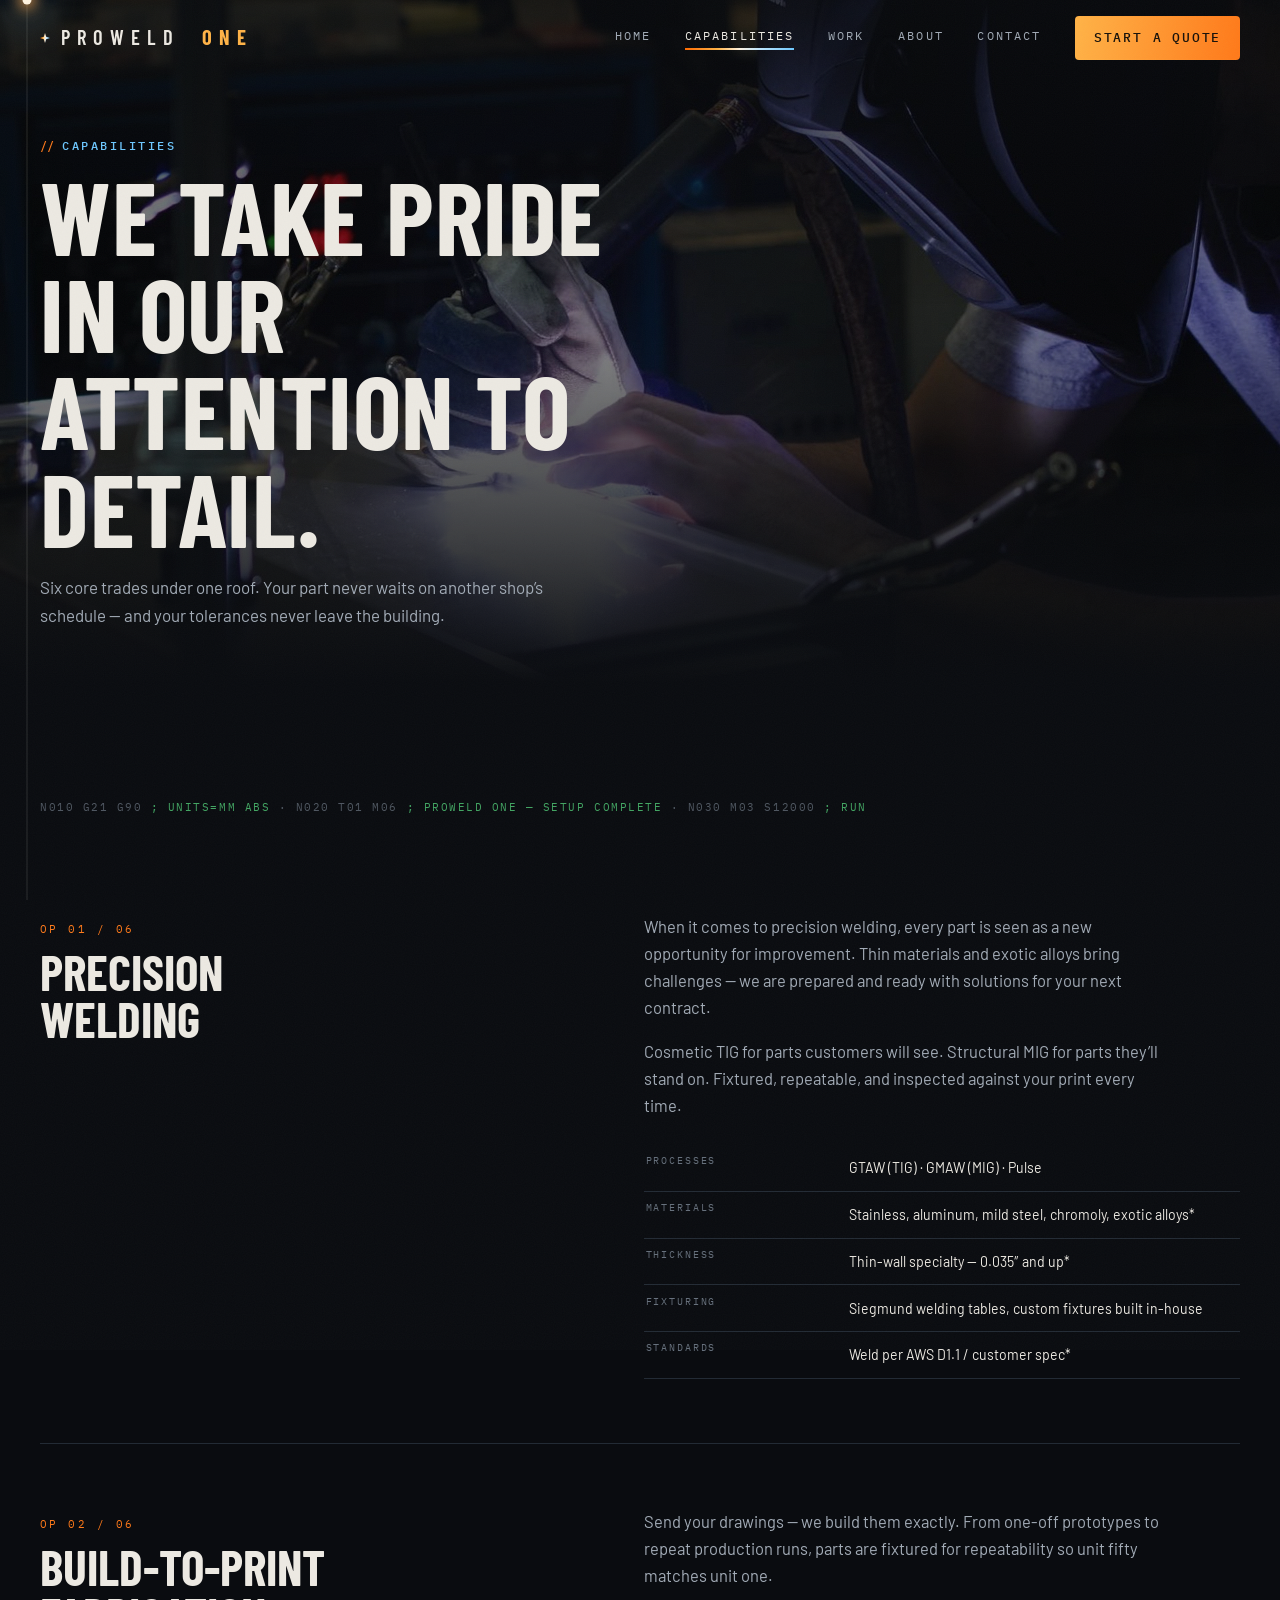
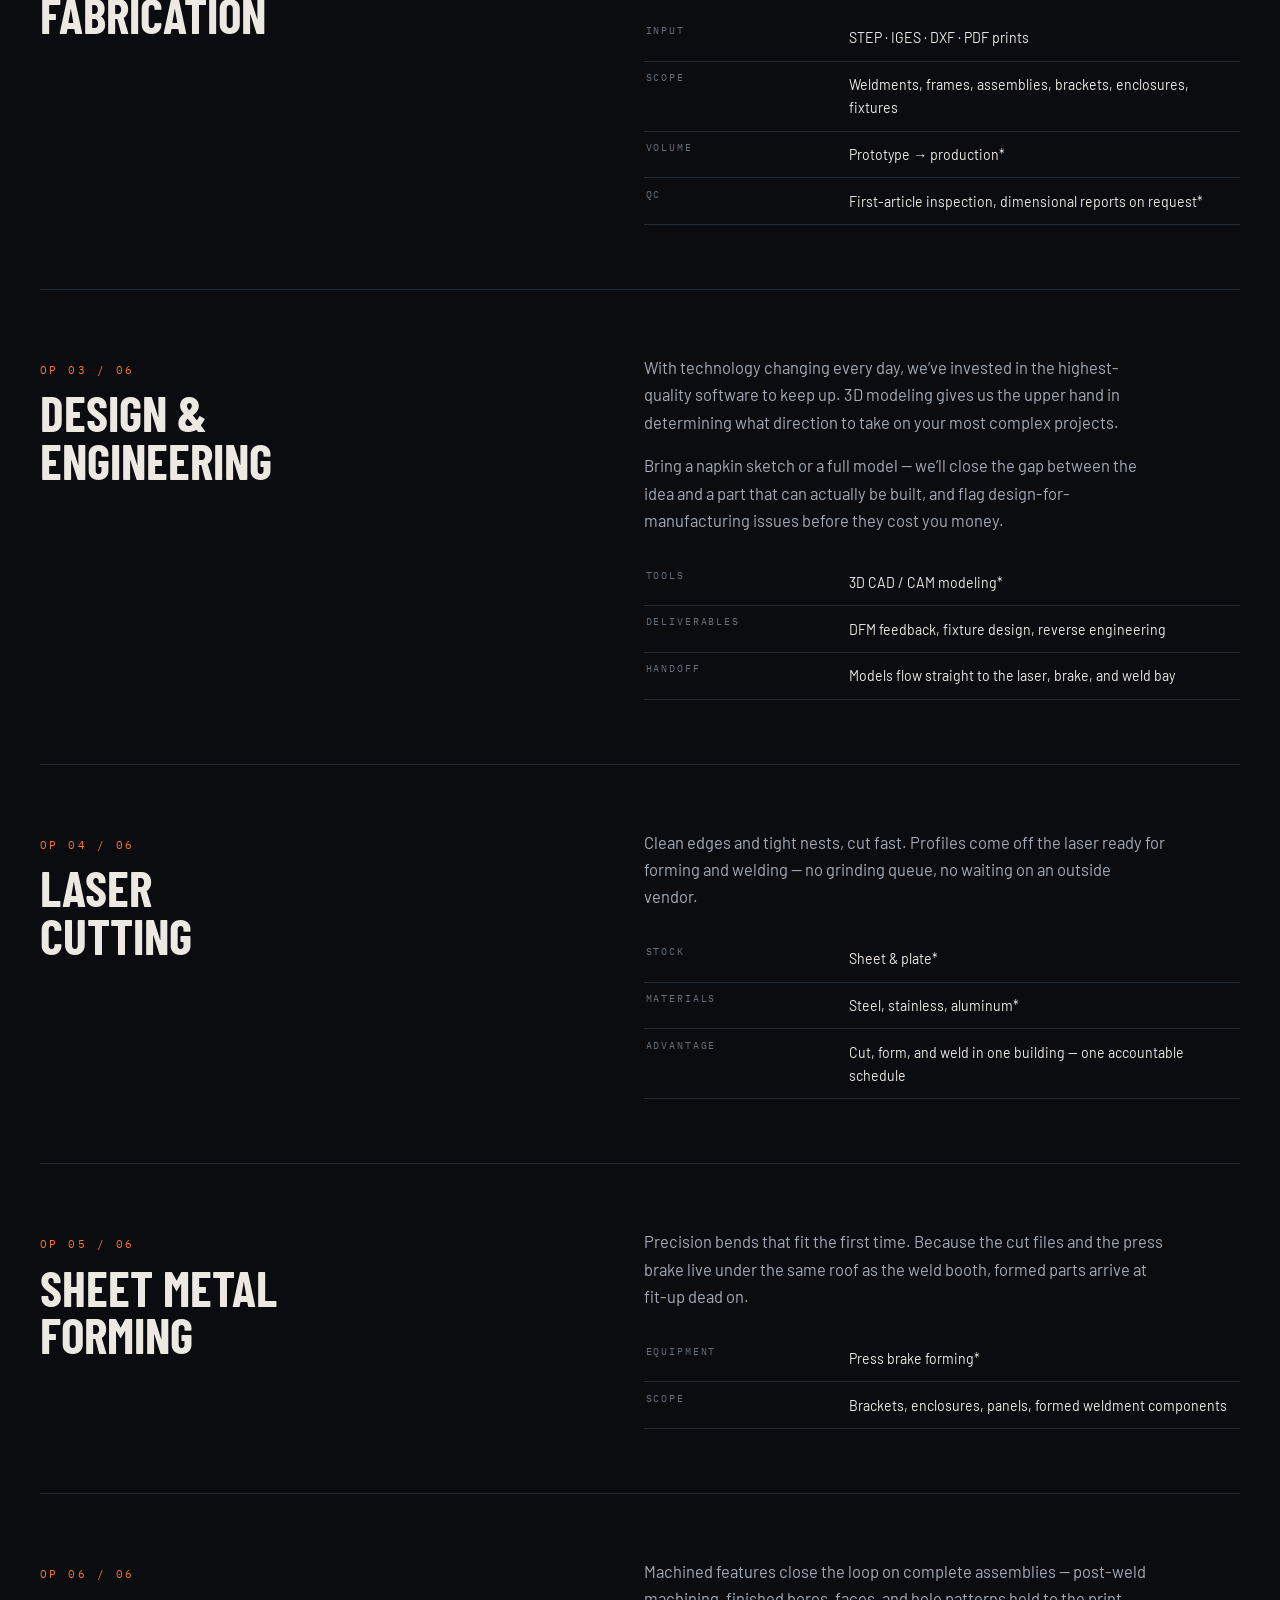
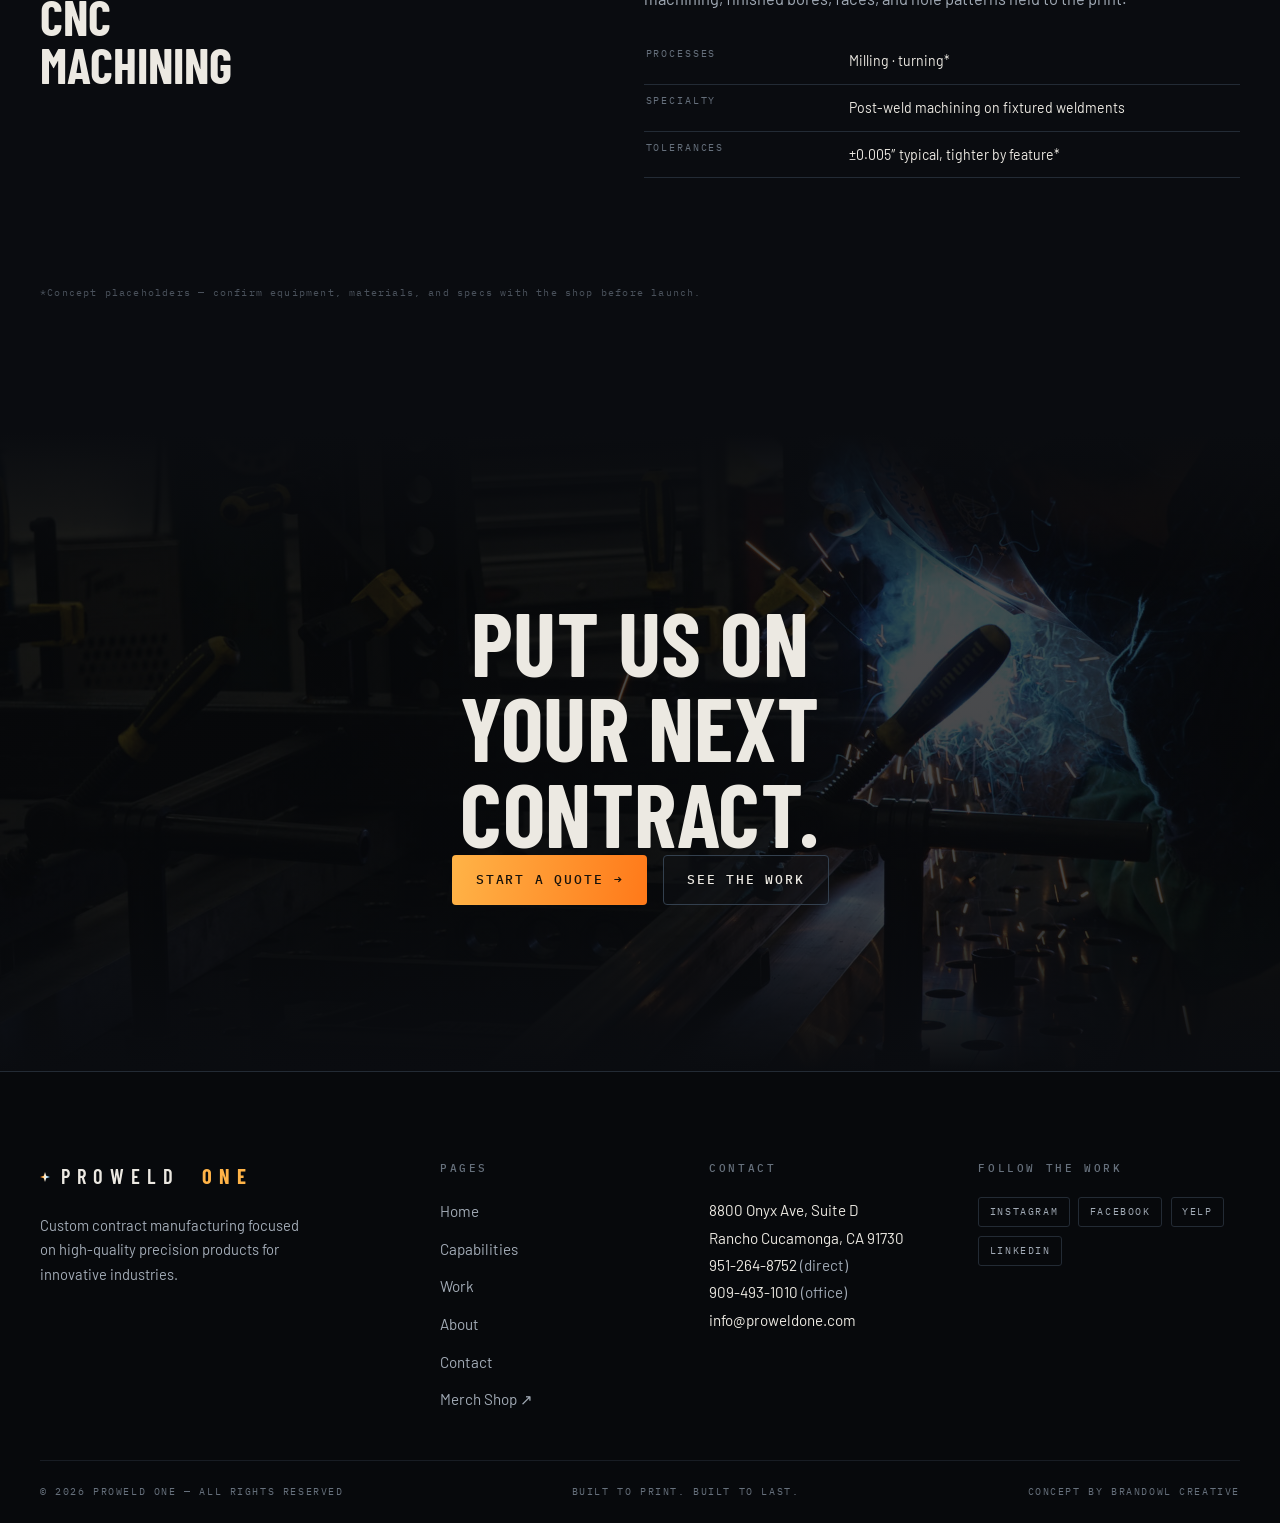
<file: capabilities.html>
<!DOCTYPE html>
<html lang="en">
<head>
  <meta charset="UTF-8">
  <meta name="viewport" content="width=device-width, initial-scale=1.0">
  <title>Capabilities — ProWeld One | Precision Welding, Fabrication, CNC</title>
  <meta name="description" content="Precision TIG & MIG welding, build-to-print fabrication, design & engineering, laser cutting, sheet metal forming, and CNC machining — all in-house at ProWeld One, Rancho Cucamonga, CA.">
  <link rel="icon" href="assets/img/favicon.png">
  <link rel="preconnect" href="https://fonts.googleapis.com">
  <link rel="preconnect" href="https://fonts.gstatic.com" crossorigin>
  <link href="https://fonts.googleapis.com/css2?family=Barlow+Condensed:wght@500;600;700&family=Barlow:wght@400;500;600&family=IBM+Plex+Mono:wght@400;500&display=swap" rel="stylesheet">
  <link rel="stylesheet" href="css/main.css?v=2">
</head>
<body>

  <div class="seam" aria-hidden="true"><div class="seam__fill"></div><div class="seam__head"></div></div>

  <header class="header">
    <div class="container header__inner">
      <a class="logo" href="index.html" aria-label="ProWeld One — home"><span class="logo-spark" aria-hidden="true"></span>PROWELD&nbsp;<b>ONE</b></a>
      <button class="nav-toggle" aria-expanded="false" aria-label="Menu"><span></span><span></span><span></span></button>
      <nav class="nav" aria-label="Primary">
        <a href="index.html">Home</a>
        <a href="capabilities.html" class="is-active">Capabilities</a>
        <a href="work.html">Work</a>
        <a href="about.html">About</a>
        <a href="contact.html">Contact</a>
        <a href="contact.html" class="btn btn--fill">Start a Quote</a>
      </nav>
    </div>
  </header>

  <main>
    <section class="page-hero">
      <div class="page-hero__bg" style="background-image:url('assets/img/tig-closeup.jpg')" aria-hidden="true"></div>
      <div class="container page-hero__inner">
        <span class="eyebrow">Capabilities</span>
        <h1 class="display">We take pride in our attention to detail.</h1>
        <p class="lede">Six core trades under one roof. Your part never waits on another shop’s schedule — and your tolerances never leave the building.</p>
      </div>
    </section>

    <section class="sec">
      <div class="container">
        <p class="gcode" aria-hidden="true">N010 G21 G90 <b>; UNITS=MM ABS</b> · N020 T01 M06 <b>; PROWELD ONE — SETUP COMPLETE</b> · N030 M03 S12000 <b>; RUN</b></p>

        <article class="detail" id="welding">
          <div class="detail__head">
            <span class="detail__op">OP 01 / 06</span>
            <h3>Precision<br>Welding</h3>
          </div>
          <div class="detail__body" data-reveal>
            <p>When it comes to precision welding, every part is seen as a new opportunity for improvement. Thin materials and exotic alloys bring challenges — we are prepared and ready with solutions for your next contract.</p>
            <p>Cosmetic TIG for parts customers will see. Structural MIG for parts they’ll stand on. Fixtured, repeatable, and inspected against your print every time.</p>
            <table class="spec">
              <tr><th>Processes</th><td>GTAW (TIG) · GMAW (MIG) · Pulse</td></tr>
              <tr><th>Materials</th><td>Stainless, aluminum, mild steel, chromoly, exotic alloys*</td></tr>
              <tr><th>Thickness</th><td>Thin-wall specialty — 0.035&Prime; and up*</td></tr>
              <tr><th>Fixturing</th><td>Siegmund welding tables, custom fixtures built in-house</td></tr>
              <tr><th>Standards</th><td>Weld per AWS D1.1 / customer spec*</td></tr>
            </table>
          </div>
        </article>

        <article class="detail" id="print">
          <div class="detail__head">
            <span class="detail__op">OP 02 / 06</span>
            <h3>Build-to-Print<br>Fabrication</h3>
          </div>
          <div class="detail__body" data-reveal>
            <p>Send your drawings — we build them exactly. From one-off prototypes to repeat production runs, parts are fixtured for repeatability so unit fifty matches unit one.</p>
            <table class="spec">
              <tr><th>Input</th><td>STEP · IGES · DXF · PDF prints</td></tr>
              <tr><th>Scope</th><td>Weldments, frames, assemblies, brackets, enclosures, fixtures</td></tr>
              <tr><th>Volume</th><td>Prototype → production*</td></tr>
              <tr><th>QC</th><td>First-article inspection, dimensional reports on request*</td></tr>
            </table>
          </div>
        </article>

        <article class="detail" id="engineering">
          <div class="detail__head">
            <span class="detail__op">OP 03 / 06</span>
            <h3>Design &amp;<br>Engineering</h3>
          </div>
          <div class="detail__body" data-reveal>
            <p>With technology changing every day, we’ve invested in the highest-quality software to keep up. 3D modeling gives us the upper hand in determining what direction to take on your most complex projects.</p>
            <p>Bring a napkin sketch or a full model — we’ll close the gap between the idea and a part that can actually be built, and flag design-for-manufacturing issues before they cost you money.</p>
            <table class="spec">
              <tr><th>Tools</th><td>3D CAD / CAM modeling*</td></tr>
              <tr><th>Deliverables</th><td>DFM feedback, fixture design, reverse engineering</td></tr>
              <tr><th>Handoff</th><td>Models flow straight to the laser, brake, and weld bay</td></tr>
            </table>
          </div>
        </article>

        <article class="detail" id="laser">
          <div class="detail__head">
            <span class="detail__op">OP 04 / 06</span>
            <h3>Laser<br>Cutting</h3>
          </div>
          <div class="detail__body" data-reveal>
            <p>Clean edges and tight nests, cut fast. Profiles come off the laser ready for forming and welding — no grinding queue, no waiting on an outside vendor.</p>
            <table class="spec">
              <tr><th>Stock</th><td>Sheet &amp; plate*</td></tr>
              <tr><th>Materials</th><td>Steel, stainless, aluminum*</td></tr>
              <tr><th>Advantage</th><td>Cut, form, and weld in one building — one accountable schedule</td></tr>
            </table>
          </div>
        </article>

        <article class="detail" id="forming">
          <div class="detail__head">
            <span class="detail__op">OP 05 / 06</span>
            <h3>Sheet Metal<br>Forming</h3>
          </div>
          <div class="detail__body" data-reveal>
            <p>Precision bends that fit the first time. Because the cut files and the press brake live under the same roof as the weld booth, formed parts arrive at fit-up dead on.</p>
            <table class="spec">
              <tr><th>Equipment</th><td>Press brake forming*</td></tr>
              <tr><th>Scope</th><td>Brackets, enclosures, panels, formed weldment components</td></tr>
            </table>
          </div>
        </article>

        <article class="detail" id="cnc">
          <div class="detail__head">
            <span class="detail__op">OP 06 / 06</span>
            <h3>CNC<br>Machining</h3>
          </div>
          <div class="detail__body" data-reveal>
            <p>Machined features close the loop on complete assemblies — post-weld machining, finished bores, faces, and hole patterns held to the print.</p>
            <table class="spec">
              <tr><th>Processes</th><td>Milling · turning*</td></tr>
              <tr><th>Specialty</th><td>Post-weld machining on fixtured weldments</td></tr>
              <tr><th>Tolerances</th><td>±0.005&Prime; typical, tighter by feature*</td></tr>
            </table>
          </div>
        </article>

        <p class="stats__note" style="text-align:left; margin-top:2rem;">*Concept placeholders — confirm equipment, materials, and specs with the shop before launch.</p>
      </div>
    </section>

    <section class="cta-band">
      <div class="cta-band__bg" style="background-image:url('assets/img/hero-frame-weld.jpg')" aria-hidden="true"></div>
      <div class="container">
        <h2 class="display" data-reveal="wipe">Put us on<br>your next contract.</h2>
        <div class="cta-band__actions" data-reveal>
          <a href="contact.html" class="btn btn--fill">Start a Quote <span class="btn-arrow">→</span></a>
          <a href="work.html" class="btn btn--ghost">See the Work</a>
        </div>
      </div>
    </section>
  </main>

  <footer class="footer">
    <div class="container">
      <div class="footer__grid">
        <div class="footer__brand">
          <a class="logo" href="index.html"><span class="logo-spark" aria-hidden="true"></span>PROWELD&nbsp;<b>ONE</b></a>
          <p>Custom contract manufacturing focused on high-quality precision products for innovative industries.</p>
        </div>
        <div>
          <h4>Pages</h4>
          <ul>
            <li><a href="index.html">Home</a></li>
            <li><a href="capabilities.html">Capabilities</a></li>
            <li><a href="work.html">Work</a></li>
            <li><a href="about.html">About</a></li>
            <li><a href="contact.html">Contact</a></li>
            <li><a href="https://www.proweldone.com/shop" target="_blank" rel="noopener">Merch Shop ↗</a></li>
          </ul>
        </div>
        <div>
          <h4>Contact</h4>
          <address>
            <a href="https://maps.google.com/?q=8800+Onyx+Ave+Suite+D+Rancho+Cucamonga+CA+91730" target="_blank" rel="noopener">8800 Onyx Ave, Suite D<br>Rancho Cucamonga, CA 91730</a><br>
            <a href="tel:+19512648752">951-264-8752</a> (direct)<br>
            <a href="tel:+19094931010">909-493-1010</a> (office)<br>
            <a href="mailto:info@proweldone.com">info@proweldone.com</a>
          </address>
        </div>
        <div>
          <h4>Follow the work</h4>
          <div class="footer__social">
            <a href="https://www.instagram.com/proweld_one/" target="_blank" rel="noopener">Instagram</a>
            <a href="https://www.facebook.com/ProWeld.one/" target="_blank" rel="noopener">Facebook</a>
            <a href="https://www.yelp.com/biz/pro-weld-one-rancho-cucamonga-3" target="_blank" rel="noopener">Yelp</a>
            <a href="https://www.linkedin.com/in/proweld-one-2551bb230/" target="_blank" rel="noopener">LinkedIn</a>
          </div>
        </div>
      </div>
      <div class="footer__bottom">
        <span>© <span data-year>2026</span> ProWeld One — All rights reserved</span>
        <span>Built to print. Built to last.</span>
        <span>Concept by BrandOwl Creative</span>
      </div>
    </div>
  </footer>

  <script src="js/main.js"></script>
</body>
</html>
</file>
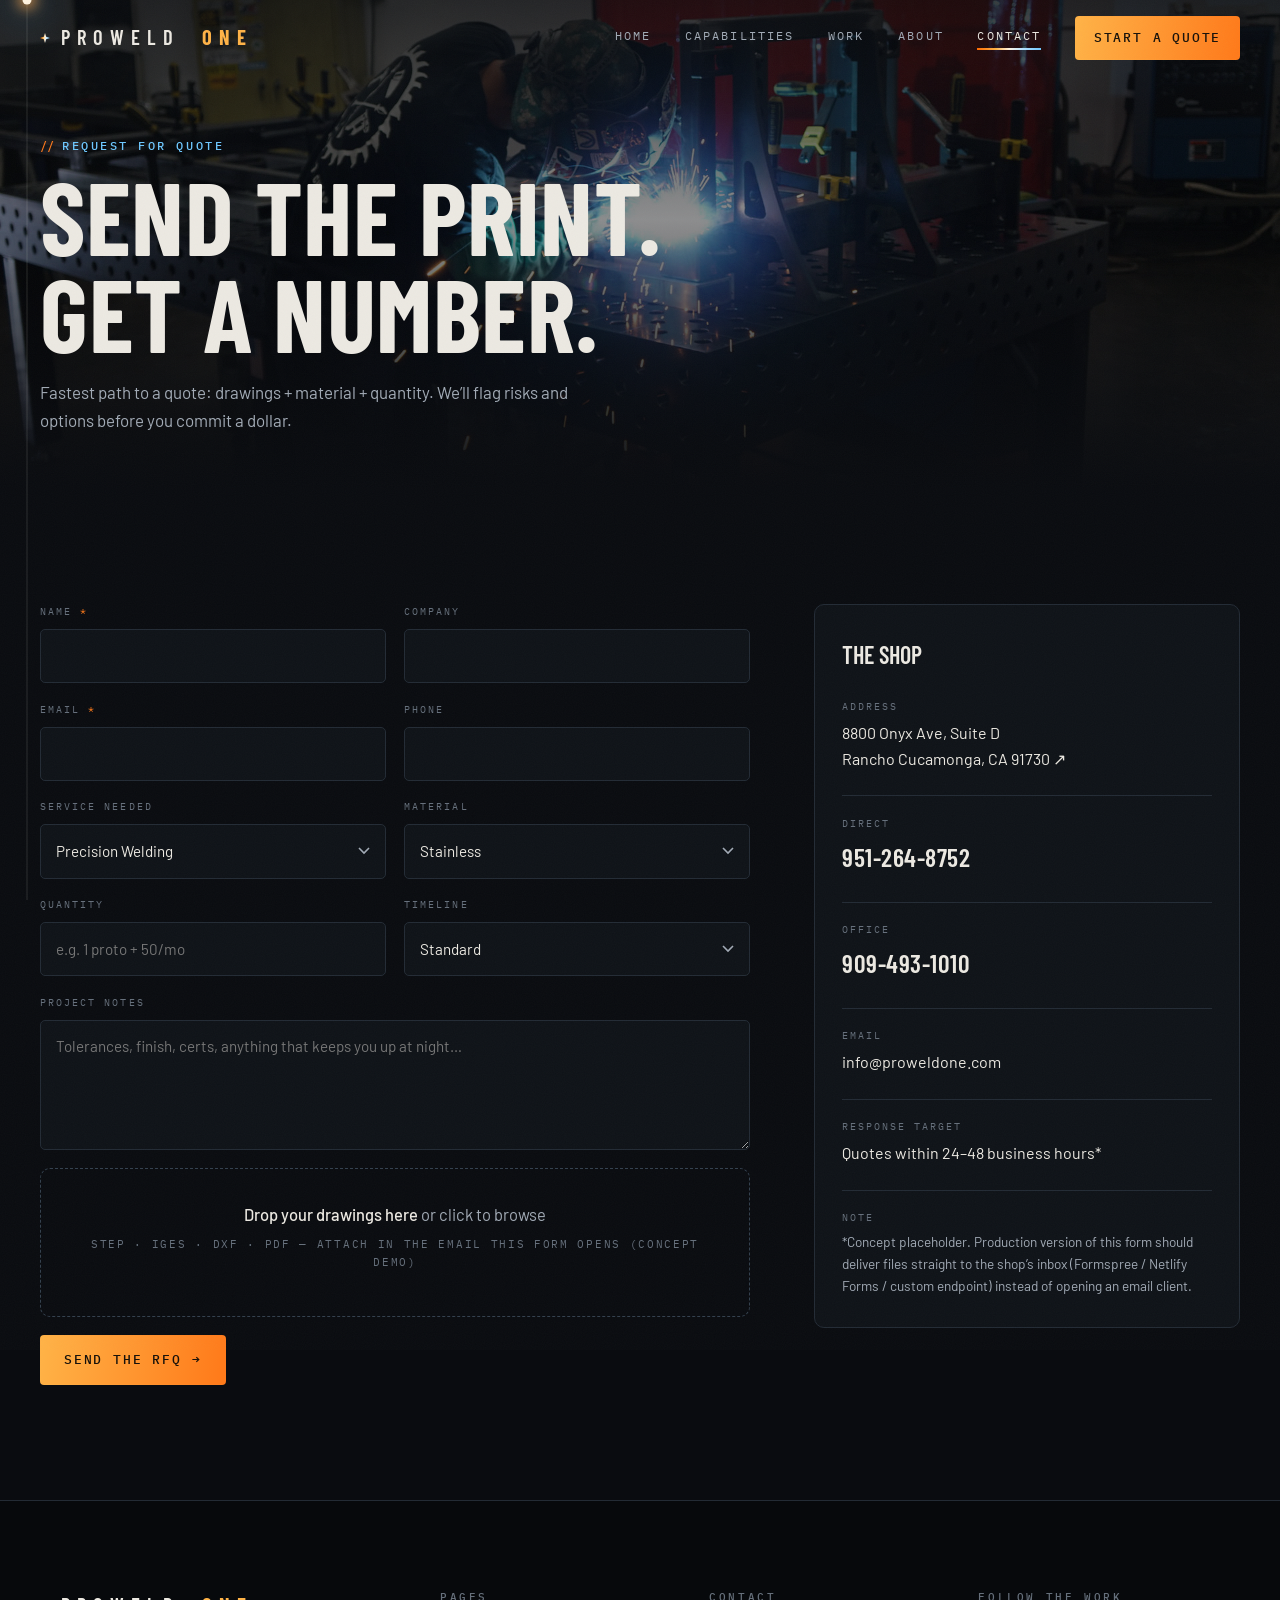
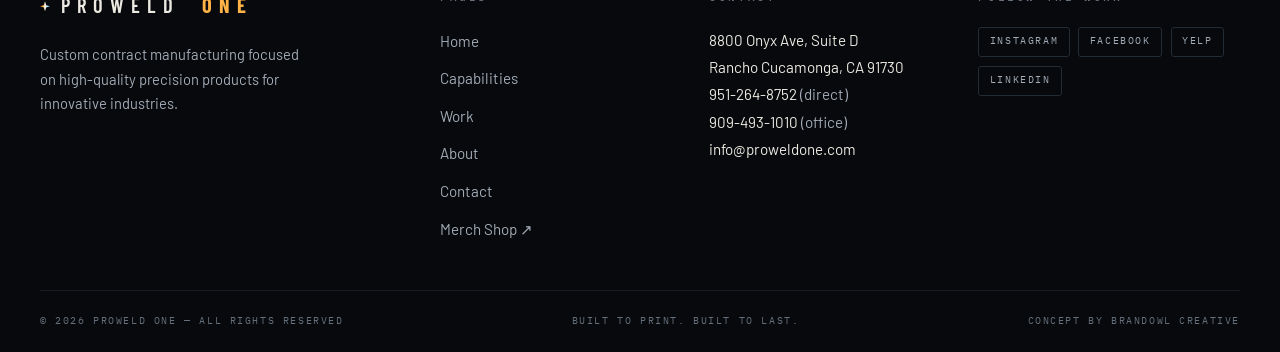
<file: contact.html>
<!DOCTYPE html>
<html lang="en">
<head>
  <meta charset="UTF-8">
  <meta name="viewport" content="width=device-width, initial-scale=1.0">
  <title>Contact / Request a Quote — ProWeld One</title>
  <meta name="description" content="Request a quote from ProWeld One — precision welding and custom fabrication in Rancho Cucamonga, CA. Send prints and get a fast, honest number.">
  <link rel="icon" href="assets/img/favicon.png">
  <link rel="preconnect" href="https://fonts.googleapis.com">
  <link rel="preconnect" href="https://fonts.gstatic.com" crossorigin>
  <link href="https://fonts.googleapis.com/css2?family=Barlow+Condensed:wght@500;600;700&family=Barlow:wght@400;500;600&family=IBM+Plex+Mono:wght@400;500&display=swap" rel="stylesheet">
  <link rel="stylesheet" href="css/main.css?v=2">
</head>
<body>

  <div class="seam" aria-hidden="true"><div class="seam__fill"></div><div class="seam__head"></div></div>

  <header class="header">
    <div class="container header__inner">
      <a class="logo" href="index.html" aria-label="ProWeld One — home"><span class="logo-spark" aria-hidden="true"></span>PROWELD&nbsp;<b>ONE</b></a>
      <button class="nav-toggle" aria-expanded="false" aria-label="Menu"><span></span><span></span><span></span></button>
      <nav class="nav" aria-label="Primary">
        <a href="index.html">Home</a>
        <a href="capabilities.html">Capabilities</a>
        <a href="work.html">Work</a>
        <a href="about.html">About</a>
        <a href="contact.html" class="is-active">Contact</a>
        <a href="contact.html" class="btn btn--fill">Start a Quote</a>
      </nav>
    </div>
  </header>

  <main>
    <section class="page-hero" style="min-height:44svh;">
      <div class="page-hero__bg" style="background-image:url('assets/img/fixture-bay.jpg')" aria-hidden="true"></div>
      <div class="container page-hero__inner">
        <span class="eyebrow">Request for quote</span>
        <h1 class="display">Send the print.<br>Get a number.</h1>
        <p class="lede">Fastest path to a quote: drawings + material + quantity. We’ll flag risks and options before you commit a dollar.</p>
      </div>
    </section>

    <section class="sec">
      <div class="container">
        <div class="rfq-grid">
          <form class="form" id="rfq-form" novalidate>
            <div class="field">
              <label for="f-name">Name <b>*</b></label>
              <input id="f-name" name="name" type="text" autocomplete="name" required>
            </div>
            <div class="field">
              <label for="f-company">Company</label>
              <input id="f-company" name="company" type="text" autocomplete="organization">
            </div>
            <div class="field">
              <label for="f-email">Email <b>*</b></label>
              <input id="f-email" name="email" type="email" autocomplete="email" required>
            </div>
            <div class="field">
              <label for="f-phone">Phone</label>
              <input id="f-phone" name="phone" type="tel" autocomplete="tel">
            </div>
            <div class="field">
              <label for="f-service">Service needed</label>
              <select id="f-service" name="service">
                <option>Precision Welding</option>
                <option>Build-to-Print Fabrication</option>
                <option>Design &amp; Engineering</option>
                <option>Laser Cutting</option>
                <option>Sheet Metal Forming</option>
                <option>CNC Machining</option>
                <option>Not sure yet — help me scope it</option>
              </select>
            </div>
            <div class="field">
              <label for="f-material">Material</label>
              <select id="f-material" name="material">
                <option>Stainless</option>
                <option>Aluminum</option>
                <option>Mild steel</option>
                <option>Chromoly</option>
                <option>Exotic alloy</option>
                <option>Mixed / other</option>
              </select>
            </div>
            <div class="field">
              <label for="f-qty">Quantity</label>
              <input id="f-qty" name="qty" type="text" placeholder="e.g. 1 proto + 50/mo">
            </div>
            <div class="field">
              <label for="f-timeline">Timeline</label>
              <select id="f-timeline" name="timeline">
                <option>Standard</option>
                <option>Expedite — need it fast</option>
                <option>Flexible / planning ahead</option>
              </select>
            </div>
            <div class="field field--full">
              <label for="f-notes">Project notes</label>
              <textarea id="f-notes" name="notes" placeholder="Tolerances, finish, certs, anything that keeps you up at night…"></textarea>
            </div>
            <div class="filedrop" tabindex="0" role="button" aria-label="Add drawing files">
              <strong>Drop your drawings here</strong> or click to browse
              <span class="mono">STEP · IGES · DXF · PDF — attach in the email this form opens (concept demo)</span>
              <div class="filedrop__list" aria-live="polite"></div>
            </div>
            <input type="file" id="rfq-files" multiple accept=".step,.stp,.iges,.igs,.dxf,.pdf,.zip" hidden>
            <div class="field--full">
              <button type="submit" class="btn btn--fill">Send the RFQ <span class="btn-arrow">→</span></button>
            </div>
          </form>

          <aside class="info-card" data-reveal>
            <h3>The Shop</h3>
            <div class="info-row">
              <span class="k">Address</span>
              <span class="v"><a href="https://maps.google.com/?q=8800+Onyx+Ave+Suite+D+Rancho+Cucamonga+CA+91730" target="_blank" rel="noopener">8800 Onyx Ave, Suite D<br>Rancho Cucamonga, CA 91730 ↗</a></span>
            </div>
            <div class="info-row">
              <span class="k">Direct</span>
              <span class="v big"><a href="tel:+19512648752">951-264-8752</a></span>
            </div>
            <div class="info-row">
              <span class="k">Office</span>
              <span class="v big"><a href="tel:+19094931010">909-493-1010</a></span>
            </div>
            <div class="info-row">
              <span class="k">Email</span>
              <span class="v"><a href="mailto:info@proweldone.com">info@proweldone.com</a></span>
            </div>
            <div class="info-row">
              <span class="k">Response target</span>
              <span class="v">Quotes within 24–48 business hours*</span>
            </div>
            <div class="info-row">
              <span class="k">Note</span>
              <span class="v" style="color:var(--ash); font-size:.85rem;">*Concept placeholder. Production version of this form should deliver files straight to the shop’s inbox (Formspree / Netlify Forms / custom endpoint) instead of opening an email client.</span>
            </div>
          </aside>
        </div>
      </div>
    </section>
  </main>

  <footer class="footer">
    <div class="container">
      <div class="footer__grid">
        <div class="footer__brand">
          <a class="logo" href="index.html"><span class="logo-spark" aria-hidden="true"></span>PROWELD&nbsp;<b>ONE</b></a>
          <p>Custom contract manufacturing focused on high-quality precision products for innovative industries.</p>
        </div>
        <div>
          <h4>Pages</h4>
          <ul>
            <li><a href="index.html">Home</a></li>
            <li><a href="capabilities.html">Capabilities</a></li>
            <li><a href="work.html">Work</a></li>
            <li><a href="about.html">About</a></li>
            <li><a href="contact.html">Contact</a></li>
            <li><a href="https://www.proweldone.com/shop" target="_blank" rel="noopener">Merch Shop ↗</a></li>
          </ul>
        </div>
        <div>
          <h4>Contact</h4>
          <address>
            <a href="https://maps.google.com/?q=8800+Onyx+Ave+Suite+D+Rancho+Cucamonga+CA+91730" target="_blank" rel="noopener">8800 Onyx Ave, Suite D<br>Rancho Cucamonga, CA 91730</a><br>
            <a href="tel:+19512648752">951-264-8752</a> (direct)<br>
            <a href="tel:+19094931010">909-493-1010</a> (office)<br>
            <a href="mailto:info@proweldone.com">info@proweldone.com</a>
          </address>
        </div>
        <div>
          <h4>Follow the work</h4>
          <div class="footer__social">
            <a href="https://www.instagram.com/proweld_one/" target="_blank" rel="noopener">Instagram</a>
            <a href="https://www.facebook.com/ProWeld.one/" target="_blank" rel="noopener">Facebook</a>
            <a href="https://www.yelp.com/biz/pro-weld-one-rancho-cucamonga-3" target="_blank" rel="noopener">Yelp</a>
            <a href="https://www.linkedin.com/in/proweld-one-2551bb230/" target="_blank" rel="noopener">LinkedIn</a>
          </div>
        </div>
      </div>
      <div class="footer__bottom">
        <span>© <span data-year>2026</span> ProWeld One — All rights reserved</span>
        <span>Built to print. Built to last.</span>
        <span>Concept by BrandOwl Creative</span>
      </div>
    </div>
  </footer>

  <script src="js/main.js"></script>
</body>
</html>
</file>
<file: css/main.css>
/* ============================================================
   PROWELD ONE — concept site
   Design system: "Carbon & Arc"
   Carbon-dark shop environment, TIG-arc blue + molten amber heat,
   fixture-table dot grid motif, mono spec labels, condensed display.
   ============================================================ */

/* ---------- 00 · Tokens & base ---------- */
:root {
  --carbon: #0a0c10;
  --carbon-2: #0f1318;
  --carbon-3: #141a21;
  --steel: #232b35;
  --steel-2: #33404e;
  --bone: #ece9e2;
  --ash: #a2abb6;
  --ash-2: #66707c;
  --arc: #6ec8ff;
  --arc-hot: #e8f6ff;
  --molten: #ff7a1a;
  --amber: #ffb347;
  --gold: #c9974d;
  --ok: #55d97e;

  --heat: linear-gradient(92deg, #ff6a00 0%, #ffb347 30%, #fff3e0 50%, #bfe6ff 68%, #6ec8ff 100%);
  --heat-v: linear-gradient(180deg, #ff6a00 0%, #ffb347 40%, #ffd9a8 100%);

  --font-display: "Barlow Condensed", "Arial Narrow", sans-serif;
  --font-body: "Barlow", "Helvetica Neue", Arial, sans-serif;
  --font-mono: "IBM Plex Mono", "SF Mono", Menlo, monospace;

  --container: 1240px;
  --gutter: clamp(1.25rem, 4vw, 2.5rem);
  --sec-pad: clamp(4.5rem, 9vw, 8.5rem);
  --header-h: 76px;
  --radius: 10px;
  --ease-out: cubic-bezier(.22, .61, .36, 1);
}

*, *::before, *::after { box-sizing: border-box; }
* { margin: 0; }

html {
  scroll-behavior: smooth;
  -webkit-text-size-adjust: 100%;
  /* clip (not hidden) kills iOS left-right panning without creating a scroll container */
  overflow-x: hidden;
  overflow-x: clip;
}

body {
  background: var(--carbon);
  color: var(--bone);
  font-family: var(--font-body);
  font-size: 16.5px;
  line-height: 1.65;
  overflow-x: hidden;
  overflow-x: clip;
  -webkit-font-smoothing: antialiased;
}

img, svg, video, canvas { display: block; max-width: 100%; }
button, input, select, textarea { font: inherit; color: inherit; }
a { color: inherit; text-decoration: none; }

::selection { background: var(--molten); color: #14100a; }

:focus-visible {
  outline: 2px solid var(--arc);
  outline-offset: 3px;
  border-radius: 2px;
}

/* Film grain over everything, very low */
body::after {
  content: "";
  position: fixed;
  inset: -50%;
  z-index: 2000;
  pointer-events: none;
  opacity: .05;
  background-image: url("data:image/svg+xml,%3Csvg xmlns='http://www.w3.org/2000/svg' width='240' height='240'%3E%3Cfilter id='n'%3E%3CfeTurbulence type='fractalNoise' baseFrequency='0.9' numOctaves='2'/%3E%3C/filter%3E%3Crect width='100%25' height='100%25' filter='url(%23n)' opacity='.6'/%3E%3C/svg%3E");
}

/* Fixture-table hole grid motif */
.dotgrid {
  background-image: radial-gradient(circle at center, rgba(236,233,226,.055) 1.5px, transparent 2.6px);
  background-size: 44px 44px;
}

/* ---------- 01 · Type & utility ---------- */
.container {
  width: min(var(--container), 100% - var(--gutter) * 2);
  margin-inline: auto;
}

.mono { font-family: var(--font-mono); }

.eyebrow {
  display: inline-flex;
  align-items: center;
  gap: .7em;
  font-family: var(--font-mono);
  font-size: .72rem;
  font-weight: 500;
  letter-spacing: .22em;
  text-transform: uppercase;
  color: var(--arc);
}
.eyebrow::before {
  content: "//";
  color: var(--molten);
  letter-spacing: 0;
}

.display {
  font-family: var(--font-display);
  font-weight: 700;
  text-transform: uppercase;
  line-height: .95;
  letter-spacing: .005em;
}

.heat-text {
  background: var(--heat);
  -webkit-background-clip: text;
  background-clip: text;
  color: transparent;
}

.ghost-text {
  color: transparent;
  -webkit-text-stroke: 1.5px rgba(236, 233, 226, .16);
}

.sec {
  position: relative;
  padding-block: var(--sec-pad);
}

.sec-head {
  max-width: 780px;
  margin-bottom: clamp(2.5rem, 5vw, 4rem);
}
.sec-head h2 {
  font-size: clamp(2.4rem, 5.4vw, 4.2rem);
  margin-top: .55rem;
}
.sec-head .lede {
  color: var(--ash);
  max-width: 60ch;
  margin-top: 1.1rem;
  font-size: 1.05rem;
}

.sec-num {
  position: absolute;
  top: clamp(1rem, 4vw, 3rem);
  right: -1.5rem;
  z-index: 0;
  font-family: var(--font-display);
  font-weight: 700;
  font-size: clamp(8rem, 20vw, 17rem);
  line-height: 1;
  color: transparent;
  -webkit-text-stroke: 1px rgba(236, 233, 226, .06);
  pointer-events: none;
  user-select: none;
}

.heat-rule {
  height: 1px;
  border: 0;
  background: linear-gradient(90deg, var(--steel), transparent);
  position: relative;
}
.heat-rule::before {
  content: "";
  position: absolute;
  left: 0; top: -1px;
  width: 96px; height: 3px;
  background: var(--heat);
  border-radius: 2px;
}

/* Buttons */
.btn {
  display: inline-flex;
  align-items: center;
  gap: .8em;
  font-family: var(--font-mono);
  font-size: .8rem;
  font-weight: 500;
  letter-spacing: .14em;
  text-transform: uppercase;
  padding: 1.05em 1.8em;
  border-radius: 4px;
  border: 1px solid transparent;
  cursor: pointer;
  transition: transform .3s var(--ease-out), box-shadow .3s, border-color .3s, color .3s, background-position .55s var(--ease-out);
  will-change: transform;
  white-space: nowrap;
}
.btn .btn-arrow { transition: transform .3s var(--ease-out); }
.btn:hover .btn-arrow { transform: translateX(4px); }

.btn--fill {
  color: #17110a;
  background-image: linear-gradient(100deg, #ffb347, #ff7a1a 46%, #ff9a3c 78%, #ffb347);
  background-size: 220% 100%;
  background-position: 0 0;
}
.btn--fill:hover {
  background-position: 96% 0;
  box-shadow: 0 8px 34px -10px rgba(255, 122, 26, .55);
  transform: translateY(-2px);
}

.btn--ghost {
  color: var(--bone);
  border-color: var(--steel-2);
  background: rgba(15, 19, 24, .4);
}
.btn--ghost:hover {
  border-color: var(--arc);
  color: var(--arc-hot);
  box-shadow: 0 0 28px -8px rgba(110, 200, 255, .45);
  transform: translateY(-2px);
}

.chip {
  display: inline-flex;
  align-items: center;
  gap: .6em;
  font-family: var(--font-mono);
  font-size: .68rem;
  letter-spacing: .16em;
  text-transform: uppercase;
  color: var(--ash);
  border: 1px solid var(--steel);
  border-radius: 99px;
  padding: .5em 1.1em;
  background: rgba(15, 19, 24, .55);
}
.chip .dot {
  width: 7px; height: 7px;
  border-radius: 50%;
  background: var(--ok);
  box-shadow: 0 0 10px 1px rgba(85, 217, 126, .8);
  animation: pulse 2.2s infinite;
}
@keyframes pulse {
  0%, 100% { transform: scale(1); opacity: 1; }
  50% { transform: scale(.72); opacity: .6; }
}

/* Heat underline links */
.hlink {
  position: relative;
  font-family: var(--font-mono);
  font-size: .82rem;
  letter-spacing: .12em;
  text-transform: uppercase;
  color: var(--bone);
  padding-bottom: .35em;
  background-image: var(--heat);
  background-repeat: no-repeat;
  background-size: 0% 2px;
  background-position: left bottom;
  transition: background-size .45s var(--ease-out), color .3s;
}
.hlink:hover { background-size: 100% 2px; color: #fff; }

/* Reveal system */
[data-reveal] {
  opacity: 0;
  transform: translateY(30px);
  transition: opacity .8s ease, transform .8s var(--ease-out);
}
[data-reveal].is-in { opacity: 1; transform: none; }
[data-reveal="wipe"] {
  transform: none;
  /* hidden via opacity only — a clip-path'd base rect would shrink the
     IntersectionObserver ratio below threshold and deadlock the reveal */
  transition: opacity .3s ease;
}
[data-reveal="wipe"].is-in { animation: wipeIn .95s var(--ease-out) both; }
@keyframes wipeIn {
  from { clip-path: inset(0 100% 0 0); }
  to { clip-path: inset(0 -2% 0 0); }
}

/* ---------- 02 · Arc-strike preloader ---------- */
.arcload {
  position: fixed;
  inset: 0;
  z-index: 5000;
  background: #060709;
  display: grid;
  place-items: center;
  transition: opacity .5s ease .15s, visibility 0s .8s;
}
.arcload.done { opacity: 0; visibility: hidden; pointer-events: none; }
.arcload__mark {
  font-family: var(--font-display);
  font-weight: 700;
  font-size: clamp(1.6rem, 4vw, 2.6rem);
  letter-spacing: .42em;
  text-indent: .42em;
  text-transform: uppercase;
  color: var(--bone);
  animation: arcFlicker 50ms 6 alternate;
  text-shadow: 0 0 24px rgba(110, 200, 255, .9), 0 0 60px rgba(110, 200, 255, .4);
}
.arcload__line {
  position: absolute;
  left: 50%; top: 50%;
  height: 2px;
  width: 0;
  background: var(--heat);
  transform: translate(-50%, 4.2em);
  box-shadow: 0 0 22px 2px rgba(255, 150, 60, .8);
  animation: strike .7s var(--ease-out) .1s forwards;
}
@keyframes strike { to { width: min(360px, 60vw); } }
@keyframes arcFlicker {
  from { opacity: .25; }
  to { opacity: 1; }
}

/* ---------- 03 · Weld-seam scroll rail ---------- */
.seam {
  position: fixed;
  left: 26px;
  top: 0;
  bottom: 0;
  width: 2px;
  z-index: 90;
  background: rgba(236, 233, 226, .07);
  pointer-events: none;
}
.seam__fill {
  position: absolute;
  inset: 0 0 auto 0;
  height: var(--p, 0%);
  background: linear-gradient(180deg, rgba(255,122,26,.25), var(--molten) 70%, var(--amber));
  box-shadow: 0 0 14px rgba(255, 140, 40, .55);
}
.seam__head {
  position: absolute;
  top: var(--p, 0%);
  left: 50%;
  width: 9px; height: 9px;
  border-radius: 50%;
  background: #fff3e0;
  transform: translate(-50%, -50%);
  box-shadow:
    0 0 14px 4px rgba(255, 170, 80, .85),
    0 0 44px 12px rgba(110, 200, 255, .3);
}
@media (max-width: 1180px) { .seam { display: none; } }

/* ---------- 04 · Header ---------- */
.header {
  position: fixed;
  top: 0; left: 0; right: 0;
  z-index: 900;
  transition: border-color .4s ease;
  border-bottom: 1px solid transparent;
}
/* blur lives on a pseudo-element: backdrop-filter on .header itself would make it
   the containing block for the fixed mobile-nav overlay (iOS anchors the menu to
   the 64px header strip instead of the viewport) */
.header::before {
  content: "";
  position: absolute;
  inset: 0;
  z-index: -1;
  background: rgba(9, 11, 15, .82);
  backdrop-filter: blur(14px);
  -webkit-backdrop-filter: blur(14px);
  opacity: 0;
  transition: opacity .4s ease;
}
.header.is-scrolled { border-bottom-color: rgba(35, 43, 53, .8); }
.header.is-scrolled::before { opacity: 1; }
.header__inner {
  display: flex;
  align-items: center;
  justify-content: space-between;
  gap: 2rem;
  height: var(--header-h);
}
.logo {
  display: flex;
  align-items: baseline;
  gap: .55em;
  font-family: var(--font-display);
  font-weight: 600;
  font-size: 1.28rem;
  letter-spacing: .34em;
  text-transform: uppercase;
  color: var(--bone);
}
.logo b { color: var(--amber); font-weight: 700; }
.logo .logo-spark {
  width: 10px; height: 10px;
  background: var(--heat);
  clip-path: polygon(50% 0, 62% 38%, 100% 50%, 62% 62%, 50% 100%, 38% 62%, 0 50%, 38% 38%);
  align-self: center;
}

.nav { display: flex; align-items: center; gap: 2.1rem; }
.nav a:not(.btn) {
  font-family: var(--font-mono);
  font-size: .74rem;
  letter-spacing: .18em;
  text-transform: uppercase;
  color: var(--ash);
  padding-bottom: .4em;
  background-image: var(--heat);
  background-repeat: no-repeat;
  background-size: 0% 2px;
  background-position: left bottom;
  transition: background-size .4s var(--ease-out), color .3s;
}
.nav a:not(.btn):hover { color: var(--bone); background-size: 100% 2px; }
.nav a.is-active { color: var(--bone); background-size: 100% 2px; }
.nav .btn { padding: .8em 1.4em; }

.nav-toggle {
  display: none;
  background: none;
  border: 1px solid var(--steel);
  border-radius: 4px;
  width: 46px; height: 42px;
  cursor: pointer;
  position: relative;
  z-index: 1001;
}
.nav-toggle span {
  display: block;
  width: 20px; height: 2px;
  background: var(--bone);
  margin: 4px auto;
  transition: transform .35s var(--ease-out), opacity .3s;
}
.nav-toggle[aria-expanded="true"] span:nth-child(1) { transform: translateY(6px) rotate(45deg); }
.nav-toggle[aria-expanded="true"] span:nth-child(2) { opacity: 0; }
.nav-toggle[aria-expanded="true"] span:nth-child(3) { transform: translateY(-6px) rotate(-45deg); }

@media (max-width: 900px) {
  .nav-toggle { display: block; }
  .nav {
    position: fixed;
    top: 0; left: 0; right: 0; bottom: 0;
    height: 100dvh;
    z-index: 1000;
    flex-direction: column;
    justify-content: flex-start;
    align-items: center;
    gap: clamp(.9rem, 2.6vh, 1.4rem);
    padding: calc(env(safe-area-inset-top, 0px) + 84px) 24px calc(env(safe-area-inset-bottom, 0px) + 32px);
    overflow-y: auto;
    overscroll-behavior: contain;
    background: rgba(7, 9, 12, .97);
    opacity: 0;
    visibility: hidden;
    transition: opacity .4s ease, visibility 0s .4s;
  }
  .nav.is-open { opacity: 1; visibility: visible; transition: opacity .4s ease; }
  /* margin-auto centering: looks centered when it fits, stays scrollable when it doesn't
     (justify-content:center would make overflowing top items unreachable) */
  .nav > a:first-child { margin-top: auto; }
  .nav > .btn:last-child { margin-bottom: auto; }
  .nav a:not(.btn) {
    font-family: var(--font-display);
    font-size: clamp(1.8rem, 7.5vw, 2.8rem);
    letter-spacing: .08em;
    color: var(--bone);
  }
  .nav .btn { margin-top: 1rem; }
  .sec-num { right: 0; }
}

/* ---------- 05 · Hero ---------- */
.hero {
  position: relative;
  min-height: 100svh;
  display: flex;
  align-items: flex-end;
  overflow: hidden;
  isolation: isolate;
}
.hero__media {
  position: absolute;
  inset: 0;
  z-index: -3;
  overflow: hidden;
}
.hero__photo {
  position: absolute;
  inset: 0;
  background-size: cover;
  background-position: center 38%;
  animation: kenburns 26s ease-in-out infinite alternate;
  filter: saturate(.92) contrast(1.06) brightness(.9);
}
@keyframes kenburns {
  from { transform: scale(1) translateY(0); }
  to { transform: scale(1.09) translateY(-1.5%); }
}
.hero__video {
  position: absolute;
  inset: 0;
  width: 100%; height: 100%;
  object-fit: cover;
  opacity: 0;
  transition: opacity 1.2s ease;
}
.hero__video.is-live { opacity: 1; }
.hero__scrim {
  position: absolute;
  inset: 0;
  z-index: -2;
  background:
    linear-gradient(180deg, rgba(10,12,16,.66) 0%, rgba(10,12,16,.18) 34%, rgba(10,12,16,.42) 62%, rgba(10,12,16,.96) 100%),
    radial-gradient(120% 90% at 72% 30%, transparent 30%, rgba(10,12,16,.55) 100%);
}
.hero__sparks {
  position: absolute;
  inset: 0;
  z-index: -1;
  width: 100%;
  height: 100%;
}

.hero__inner {
  position: relative;
  z-index: 2;
  width: min(var(--container), 100% - var(--gutter) * 2);
  margin-inline: auto;
  padding-top: calc(var(--header-h) + 3rem);
  padding-bottom: clamp(2.4rem, 5vh, 4rem);
  display: flex;
  flex-direction: column;
  gap: 1.5rem;
}

.hero__chip { margin-bottom: .4rem; }

.hero__eyebrow {
  font-family: var(--font-mono);
  font-size: .74rem;
  letter-spacing: .26em;
  text-transform: uppercase;
  color: var(--ash);
}
.hero__eyebrow em { color: var(--arc); font-style: normal; }

.hero h1 {
  font-family: var(--font-display);
  font-weight: 700;
  text-transform: uppercase;
  font-size: clamp(3.3rem, 9.2vw, 8.2rem);
  line-height: .92;
  letter-spacing: .004em;
  max-width: 12ch;
}
.hero h1 .arcin {
  display: inline-block;
  opacity: 0;
  animation: arcIn 1.05s steps(1, end) forwards;
}
.hero h1 .arcin:nth-child(2) { animation-delay: .12s; }
.hero h1 .arcin:nth-child(3) { animation-delay: .26s; }
@keyframes arcIn {
  0% { opacity: 0; }
  8% { opacity: 1; text-shadow: 0 0 30px rgba(110,200,255,.95), 0 0 80px rgba(110,200,255,.5); }
  14% { opacity: .25; text-shadow: none; }
  22% { opacity: 1; text-shadow: 0 0 26px rgba(110,200,255,.8); }
  32% { opacity: .55; }
  44% { opacity: 1; text-shadow: 0 0 18px rgba(110,200,255,.55); }
  100% { opacity: 1; text-shadow: none; }
}

.hero__sub {
  color: var(--ash);
  font-size: clamp(1rem, 1.6vw, 1.2rem);
  max-width: 52ch;
}
.hero__sub strong { color: var(--bone); font-weight: 500; }

.hero__ctas {
  display: flex;
  flex-wrap: wrap;
  gap: 1rem;
  margin-top: .6rem;
}

.hero__meta {
  margin-top: clamp(1.6rem, 4vh, 3rem);
  padding-top: 1.2rem;
  border-top: 1px solid rgba(236, 233, 226, .14);
  display: flex;
  flex-wrap: wrap;
  justify-content: space-between;
  align-items: center;
  gap: .6rem 1.5rem;
  font-family: var(--font-mono);
  font-size: .7rem;
  letter-spacing: .18em;
  text-transform: uppercase;
  color: var(--ash-2);
}
.hero__meta .scrollcue {
  display: inline-flex;
  align-items: center;
  gap: .8em;
  color: var(--ash);
}
.scrollcue::before {
  content: "";
  width: 42px;
  height: 1px;
  background: var(--heat);
  animation: cueSlide 2.2s var(--ease-out) infinite;
}
@keyframes cueSlide {
  0% { transform: scaleX(.2); transform-origin: left; opacity: .4; }
  55% { transform: scaleX(1); opacity: 1; }
  100% { transform: scaleX(.2); transform-origin: right; opacity: .3; }
}

.hero__badge {
  position: absolute;
  right: clamp(1rem, 4vw, 3.4rem);
  bottom: clamp(5.4rem, 13vh, 8rem);
  z-index: 3;
  width: clamp(92px, 10vw, 132px);
  aspect-ratio: 1;
  opacity: .92;
}
@media (max-width: 760px) { .hero__badge { display: none; } }

/* Spinning ring badge (SVG) */
.ring-badge { position: relative; width: 100%; height: 100%; }
.ring-badge svg { width: 100%; height: 100%; overflow: visible; }
.ring-badge .ring-text {
  fill: var(--bone);
  font-family: var(--font-mono);
  font-size: 10.5px;
  letter-spacing: .32em;
}
.ring-badge .ring-core { fill: var(--amber); }

/* ---------- 06 · Stats band ---------- */
.stats {
  border-block: 1px solid var(--steel);
  background: var(--carbon-2);
}
.stats__grid {
  display: grid;
  grid-template-columns: repeat(4, 1fr);
}
.stat {
  padding: clamp(1.8rem, 3.5vw, 3rem) clamp(1.2rem, 2.5vw, 2.4rem);
  border-left: 1px solid var(--steel);
}
.stat:first-child { border-left: 0; }
.stat__num {
  font-family: var(--font-display);
  font-weight: 700;
  font-size: clamp(2.4rem, 4.6vw, 4rem);
  line-height: 1;
  background: var(--heat);
  -webkit-background-clip: text;
  background-clip: text;
  color: transparent;
}
.stat__label {
  margin-top: .7rem;
  font-family: var(--font-mono);
  font-size: .68rem;
  letter-spacing: .2em;
  text-transform: uppercase;
  color: var(--ash-2);
}
.stats__note {
  padding: .7rem 0 1rem;
  text-align: right;
  font-family: var(--font-mono);
  font-size: .62rem;
  letter-spacing: .12em;
  color: var(--ash-2);
  opacity: .7;
}
@media (max-width: 860px) {
  .stats__grid { grid-template-columns: repeat(2, 1fr); }
  .stat:nth-child(3) { border-left: 0; }
  .stat { border-top: 1px solid var(--steel); }
  .stat:nth-child(-n+2) { border-top: 0; }
}

/* ---------- 07 · Statement (Quality is everything) ---------- */
.statement { overflow: hidden; }
.statement h2 {
  font-family: var(--font-display);
  font-weight: 700;
  text-transform: uppercase;
  font-size: clamp(3rem, 10vw, 8.6rem);
  line-height: .92;
}
.statement__body {
  margin-top: clamp(2rem, 5vw, 3.6rem);
  display: grid;
  grid-template-columns: 1fr 1.15fr;
  gap: clamp(2rem, 5vw, 4.5rem);
  align-items: start;
}
.statement__quote {
  font-size: clamp(1.15rem, 2vw, 1.5rem);
  line-height: 1.5;
  color: var(--bone);
  border-left: 2px solid var(--molten);
  padding-left: 1.4rem;
}
.statement__text { color: var(--ash); max-width: 58ch; }
.statement__text p + p { margin-top: 1em; }
.statement__sig {
  margin-top: 1.6rem;
  font-family: var(--font-mono);
  font-size: .74rem;
  letter-spacing: .2em;
  text-transform: uppercase;
  color: var(--gold);
}
@media (max-width: 860px) { .statement__body { grid-template-columns: 1fr; } }

/* ---------- 08 · Capabilities ---------- */
.caps__grid {
  position: relative;
  z-index: 1;
  display: grid;
  grid-template-columns: repeat(3, 1fr);
  gap: 1.1rem;
}
.cap-card {
  position: relative;
  display: flex;
  flex-direction: column;
  gap: 1rem;
  padding: 1.9rem 1.7rem 1.7rem;
  background: linear-gradient(180deg, var(--carbon-2), rgba(15, 19, 24, .6));
  border: 1px solid var(--steel);
  border-radius: var(--radius);
  transition: transform .4s var(--ease-out), box-shadow .4s, background .4s;
}
.cap-card::before {
  content: "";
  position: absolute;
  inset: -1px;
  border-radius: inherit;
  padding: 1px;
  background: var(--heat);
  -webkit-mask: linear-gradient(#000 0 0) content-box, linear-gradient(#000 0 0);
  -webkit-mask-composite: xor;
          mask: linear-gradient(#000 0 0) content-box, linear-gradient(#000 0 0);
          mask-composite: exclude;
  opacity: 0;
  transition: opacity .4s ease;
  pointer-events: none;
}
.cap-card:hover {
  transform: translateY(-5px);
  box-shadow: 0 18px 60px -22px rgba(255, 122, 26, .38);
}
.cap-card:hover::before { opacity: 1; }

.cap-card__top {
  display: flex;
  justify-content: space-between;
  align-items: flex-start;
}
.cap-card__op {
  font-family: var(--font-mono);
  font-size: .66rem;
  letter-spacing: .22em;
  color: var(--ash-2);
}
.cap-card__icon { width: 34px; height: 34px; color: var(--arc); transition: color .35s, transform .35s var(--ease-out); }
.cap-card__icon svg { width: 100%; height: 100%; stroke: currentColor; fill: none; stroke-width: 1.6; stroke-linecap: round; stroke-linejoin: round; }
.cap-card:hover .cap-card__icon { color: var(--amber); transform: translateY(-2px) scale(1.06); }

.cap-card h3 {
  font-family: var(--font-display);
  font-weight: 600;
  text-transform: uppercase;
  font-size: 1.6rem;
  line-height: 1;
  letter-spacing: .015em;
}
.cap-card p { color: var(--ash); font-size: .95rem; flex: 1; }
.cap-card__tags { display: flex; flex-wrap: wrap; gap: .45rem; }
.cap-card__tags span {
  font-family: var(--font-mono);
  font-size: .6rem;
  letter-spacing: .12em;
  text-transform: uppercase;
  color: var(--ash-2);
  border: 1px solid var(--steel);
  border-radius: 3px;
  padding: .32em .7em;
}
.cap-card .hlink { font-size: .68rem; margin-top: .4rem; align-self: flex-start; }
@media (max-width: 1020px) { .caps__grid { grid-template-columns: repeat(2, 1fr); } }
@media (max-width: 640px) { .caps__grid { grid-template-columns: 1fr; } }

/* G-code decorative line */
.gcode {
  font-family: var(--font-mono);
  font-size: .68rem;
  letter-spacing: .14em;
  color: var(--ash-2);
  opacity: .75;
  margin-bottom: 2rem;
  white-space: nowrap;
  overflow: hidden;
}
.gcode b { color: var(--ok); font-weight: 400; }

/* ---------- 09 · Print → Part compare slider ---------- */
.cmp-wrap { position: relative; z-index: 1; }
.cmp {
  position: relative;
  --pos: 50%;
  aspect-ratio: 16 / 9.6;
  border: 1px solid var(--steel);
  border-radius: var(--radius);
  overflow: hidden;
  cursor: ew-resize;
  touch-action: pan-y;
  background: #0b1018;
}
.cmp__layer {
  position: absolute;
  inset: 0;
}
.cmp__layer img, .cmp__layer svg {
  position: absolute;
  inset: 0;
  width: 100%; height: 100%;
  object-fit: cover;
}
.cmp__top { clip-path: inset(0 calc(100% - var(--pos)) 0 0); }
.cmp__label {
  position: absolute;
  top: 1rem;
  z-index: 5;
  font-family: var(--font-mono);
  font-size: .64rem;
  letter-spacing: .2em;
  text-transform: uppercase;
  padding: .5em 1em;
  border-radius: 3px;
  background: rgba(7, 9, 12, .72);
  border: 1px solid var(--steel);
  backdrop-filter: blur(6px);
  pointer-events: none;
}
.cmp__label--print { left: 1rem; color: var(--arc); }
.cmp__label--part { right: 1rem; color: var(--amber); }
.cmp__handle {
  position: absolute;
  top: 0; bottom: 0;
  left: var(--pos);
  width: 2px;
  background: var(--heat-v);
  z-index: 4;
  transform: translateX(-1px);
  box-shadow: 0 0 18px rgba(255, 150, 60, .55);
  pointer-events: none;
}
.cmp__grip {
  position: absolute;
  top: 50%; left: 50%;
  transform: translate(-50%, -50%);
  width: 52px; height: 52px;
  border-radius: 50%;
  background: rgba(9, 11, 15, .85);
  border: 1px solid var(--amber);
  display: grid;
  place-items: center;
  color: var(--amber);
  font-size: .95rem;
  letter-spacing: .1em;
  backdrop-filter: blur(4px);
  box-shadow: 0 0 30px -6px rgba(255, 150, 60, .6);
}
.cmp input[type="range"] {
  position: absolute;
  inset: 0;
  width: 100%;
  height: 100%;
  opacity: 0;
  cursor: ew-resize;
  z-index: 6;
  -webkit-appearance: none;
}
.cmp__caption {
  margin-top: 1rem;
  display: flex;
  flex-wrap: wrap;
  justify-content: space-between;
  gap: .5rem 1rem;
  font-family: var(--font-mono);
  font-size: .68rem;
  letter-spacing: .16em;
  text-transform: uppercase;
  color: var(--ash-2);
}

/* ---------- 10 · Process ---------- */
.process__grid {
  display: grid;
  grid-template-columns: repeat(5, 1fr);
  gap: 1rem;
  counter-reset: step;
}
.step {
  position: relative;
  padding: 1.6rem 1.3rem 1.4rem;
  border: 1px solid var(--steel);
  border-radius: var(--radius);
  background: var(--carbon-2);
  overflow: hidden;
}
.step::after {
  content: "";
  position: absolute;
  left: 0; right: 100%;
  bottom: 0;
  height: 2px;
  background: var(--heat);
  transition: right 1s var(--ease-out);
}
.step.is-in::after { right: 0; }
.step__num {
  font-family: var(--font-display);
  font-weight: 700;
  font-size: 2.6rem;
  line-height: 1;
  color: transparent;
  -webkit-text-stroke: 1px rgba(255, 179, 71, .55);
}
.step h3 {
  margin-top: .9rem;
  font-family: var(--font-display);
  font-weight: 600;
  text-transform: uppercase;
  font-size: 1.22rem;
  letter-spacing: .02em;
}
.step p { margin-top: .5rem; color: var(--ash); font-size: .86rem; line-height: 1.55; }
@media (max-width: 1020px) { .process__grid { grid-template-columns: repeat(2, 1fr); } }
@media (max-width: 560px) { .process__grid { grid-template-columns: 1fr; } }

/* ---------- 11 · Industries ticker ---------- */
.ticker {
  border-block: 1px solid var(--steel);
  background: var(--carbon-2);
  overflow: hidden;
  padding-block: 1.15rem;
}
.ticker__track {
  display: flex;
  gap: 3.2rem;
  width: max-content;
  animation: marquee 34s linear infinite;
}
.ticker:hover .ticker__track { animation-play-state: paused; }
.ticker__item {
  display: inline-flex;
  align-items: center;
  gap: 3.2rem;
  font-family: var(--font-display);
  font-weight: 600;
  text-transform: uppercase;
  font-size: 1.32rem;
  letter-spacing: .12em;
  color: var(--ash);
  white-space: nowrap;
}
.ticker__item::after {
  content: "";
  width: 9px; height: 9px;
  background: var(--molten);
  clip-path: polygon(50% 0, 62% 38%, 100% 50%, 62% 62%, 50% 100%, 38% 62%, 0 50%, 38% 38%);
  opacity: .85;
}
@keyframes marquee { to { transform: translateX(-50%); } }

/* ---------- 12 · Work gallery ---------- */
.work-grid {
  position: relative;
  z-index: 1;
  display: grid;
  grid-template-columns: repeat(12, 1fr);
  gap: 1.1rem;
}
.work-tile {
  position: relative;
  overflow: hidden;
  border-radius: var(--radius);
  border: 1px solid var(--steel);
  background: var(--carbon-2);
  min-height: 240px;
  display: block;
}
.work-tile img {
  position: absolute;
  inset: 0;
  width: 100%; height: 100%;
  object-fit: cover;
  filter: saturate(.94) contrast(1.05);
  transition: transform .8s var(--ease-out), filter .5s;
}
.work-tile:hover img { transform: scale(1.055); filter: saturate(1.05) contrast(1.08); }
.work-tile::after {
  content: "";
  position: absolute;
  inset: 0;
  background: linear-gradient(180deg, transparent 42%, rgba(8, 10, 13, .88));
  pointer-events: none;
}
.work-tile__meta {
  position: absolute;
  left: 1.1rem; right: 1.1rem; bottom: 1rem;
  z-index: 2;
  display: flex;
  justify-content: space-between;
  align-items: flex-end;
  gap: 1rem;
}
.work-tile__meta h3 {
  font-family: var(--font-display);
  font-weight: 600;
  text-transform: uppercase;
  font-size: 1.18rem;
  letter-spacing: .02em;
}
.work-tile__meta small {
  display: block;
  margin-top: .15rem;
  font-family: var(--font-mono);
  font-size: .62rem;
  letter-spacing: .16em;
  text-transform: uppercase;
  color: var(--ash);
}
.work-tile__id {
  font-family: var(--font-mono);
  font-size: .6rem;
  letter-spacing: .14em;
  color: var(--ash-2);
  white-space: nowrap;
}
.work-tile.is-empty img { display: none; }
.work-tile.is-empty {
  background-image: radial-gradient(circle at center, rgba(236,233,226,.05) 1.5px, transparent 2.6px);
  background-size: 34px 34px;
}
.work-tile.is-empty::before {
  content: "DROP PHOTO → " attr(data-slot);
  position: absolute;
  inset: 0;
  display: grid;
  place-items: center;
  font-family: var(--font-mono);
  font-size: .66rem;
  letter-spacing: .18em;
  color: var(--ash-2);
  text-align: center;
  padding: 1rem;
  z-index: 1;
}
.span-7 { grid-column: span 7; }
.span-5 { grid-column: span 5; }
.span-4 { grid-column: span 4; }
.span-6 { grid-column: span 6; }
.span-8 { grid-column: span 8; }
.span-12 { grid-column: span 12; }
.work-tile--tall { min-height: 380px; }
@media (max-width: 860px) {
  .work-grid > * { grid-column: span 12 !important; }
  .work-tile { min-height: 260px; }
}

.work-cta-tile {
  display: flex;
  flex-direction: column;
  justify-content: space-between;
  gap: 2rem;
  padding: 1.8rem 1.6rem;
  border: 1px dashed var(--steel-2);
  border-radius: var(--radius);
  background: rgba(15, 19, 24, .5);
}
.work-cta-tile h3 {
  font-family: var(--font-display);
  font-weight: 600;
  text-transform: uppercase;
  font-size: 1.7rem;
  line-height: 1.02;
}
.work-cta-tile h3 span { color: var(--amber); }

/* ---------- 13 · Off the clock / merch band ---------- */
.offclock {
  background: var(--carbon-3);
  border-block: 1px solid var(--steel);
  overflow: hidden;
}
.offclock__inner {
  display: grid;
  grid-template-columns: auto 1fr auto;
  align-items: center;
  gap: clamp(2rem, 5vw, 4.5rem);
}
.offclock__badge {
  position: relative;
  width: clamp(150px, 18vw, 220px);
  aspect-ratio: 1;
}
.offclock__badge img {
  position: absolute;
  inset: 9%;
  width: 82%; height: 82%;
  border-radius: 50%;
  border: 1px solid rgba(201, 151, 77, .55);
  object-fit: cover;
  box-shadow: 0 0 60px -12px rgba(201, 151, 77, .45);
}
.offclock__badge .ring-badge { position: absolute; inset: 0; }
.offclock h2 {
  font-size: clamp(2.2rem, 4.6vw, 3.6rem);
}
.offclock p { color: var(--ash); max-width: 52ch; margin-top: .9rem; }
@media (max-width: 900px) {
  .offclock__inner { grid-template-columns: 1fr; text-align: left; }
}

/* ---------- 14 · CTA band ---------- */
.cta-band {
  position: relative;
  overflow: hidden;
  isolation: isolate;
  text-align: center;
  padding-block: clamp(6rem, 13vw, 10.5rem);
}
.cta-band__bg {
  position: absolute;
  inset: 0;
  z-index: -2;
  background-size: cover;
  background-position: center;
  filter: saturate(.85) brightness(.62);
}
.cta-band::before {
  content: "";
  position: absolute;
  inset: 0;
  z-index: -1;
  background:
    linear-gradient(180deg, var(--carbon) 0%, rgba(10,12,16,.55) 24%, rgba(10,12,16,.62) 74%, var(--carbon) 100%);
}
.cta-band h2 {
  font-size: clamp(2.8rem, 7vw, 5.6rem);
  max-width: 16ch;
  margin-inline: auto;
}
.cta-band .lede {
  color: var(--ash);
  max-width: 52ch;
  margin: 1.2rem auto 2.2rem;
}
.cta-band__actions {
  display: flex;
  flex-wrap: wrap;
  gap: 1rem;
  justify-content: center;
  align-items: center;
}
.cta-band__phone {
  display: block;
  margin-top: 2rem;
  font-family: var(--font-mono);
  font-size: .8rem;
  letter-spacing: .2em;
  color: var(--ash);
}
.cta-band__phone b { color: var(--amber); font-weight: 500; }

/* ---------- 15 · Footer ---------- */
.footer {
  border-top: 1px solid var(--steel);
  background: #07090c;
  padding-top: clamp(3.5rem, 7vw, 5.5rem);
}
.footer__grid {
  display: grid;
  grid-template-columns: 1.6fr 1fr 1fr 1.2fr;
  gap: clamp(2rem, 4vw, 3.5rem);
  padding-bottom: 3rem;
}
.footer h4 {
  font-family: var(--font-mono);
  font-size: .68rem;
  font-weight: 500;
  letter-spacing: .24em;
  text-transform: uppercase;
  color: var(--ash-2);
  margin-bottom: 1.2rem;
}
.footer__brand .logo { margin-bottom: 1.2rem; }
.footer__brand p {
  color: var(--ash);
  font-size: .92rem;
  max-width: 34ch;
}
.footer ul { list-style: none; padding: 0; display: grid; gap: .65rem; }
.footer ul a {
  color: var(--ash);
  font-size: .95rem;
  transition: color .3s;
}
.footer ul a:hover { color: var(--amber); }
.footer address {
  font-style: normal;
  color: var(--ash);
  font-size: .95rem;
  line-height: 1.8;
}
.footer address a { color: var(--bone); }
.footer address a:hover { color: var(--amber); }
.footer__social { display: flex; flex-wrap: wrap; gap: .55rem; }
.footer__social a {
  font-family: var(--font-mono);
  font-size: .64rem;
  letter-spacing: .16em;
  text-transform: uppercase;
  color: var(--ash);
  border: 1px solid var(--steel);
  border-radius: 3px;
  padding: .55em 1em;
  transition: border-color .3s, color .3s, box-shadow .3s;
}
.footer__social a:hover {
  border-color: var(--amber);
  color: var(--amber);
  box-shadow: 0 0 22px -8px rgba(255, 179, 71, .55);
}
.footer__bottom {
  border-top: 1px solid rgba(35, 43, 53, .6);
  padding-block: 1.4rem;
  display: flex;
  flex-wrap: wrap;
  justify-content: space-between;
  gap: 1rem;
  font-family: var(--font-mono);
  font-size: .62rem;
  letter-spacing: .16em;
  text-transform: uppercase;
  color: var(--ash-2);
}
.footer__bottom a { color: var(--ash); }
.footer__bottom a:hover { color: var(--amber); }
@media (max-width: 960px) { .footer__grid { grid-template-columns: 1fr 1fr; } }
@media (max-width: 560px) { .footer__grid { grid-template-columns: 1fr; } }

/* ---------- 16 · Sub-page hero ---------- */
.page-hero {
  position: relative;
  isolation: isolate;
  min-height: 54svh;
  display: flex;
  align-items: flex-end;
  padding-top: var(--header-h);
  overflow: hidden;
}
.page-hero__bg {
  position: absolute;
  inset: 0;
  z-index: -2;
  background-size: cover;
  background-position: center;
  filter: saturate(.9) brightness(.72);
  animation: kenburns 30s ease-in-out infinite alternate;
}
.page-hero::after {
  content: "";
  position: absolute;
  inset: 0;
  z-index: -1;
  background: linear-gradient(180deg, rgba(10,12,16,.72), rgba(10,12,16,.25) 45%, var(--carbon) 100%);
}
.page-hero__inner { padding-block: clamp(2.5rem, 6vh, 4rem); }
.page-hero h1 {
  font-size: clamp(3rem, 8vw, 6.4rem);
  margin-top: .6rem;
  max-width: 14ch;
}
.page-hero .lede {
  color: var(--ash);
  max-width: 56ch;
  margin-top: 1.1rem;
  font-size: 1.06rem;
}

/* ---------- 17 · Detail blocks & spec tables ---------- */
.detail {
  display: grid;
  grid-template-columns: minmax(0, .95fr) minmax(0, 1.05fr);
  gap: clamp(2rem, 5vw, 4.5rem);
  padding-block: clamp(2.6rem, 5vw, 4rem);
  border-top: 1px solid var(--steel);
  align-items: start;
}
.detail:first-of-type { border-top: 0; }
.detail__head { position: sticky; top: calc(var(--header-h) + 1.5rem); }
.detail__op {
  font-family: var(--font-mono);
  font-size: .7rem;
  letter-spacing: .22em;
  color: var(--molten);
}
.detail h3 {
  font-family: var(--font-display);
  font-weight: 700;
  text-transform: uppercase;
  font-size: clamp(2rem, 4vw, 3.1rem);
  line-height: .96;
  margin-top: .5rem;
}
.detail__body p { color: var(--ash); max-width: 58ch; }
.detail__body p + p { margin-top: 1em; }
.spec {
  margin-top: 1.6rem;
  width: 100%;
  border-collapse: collapse;
  font-size: .88rem;
}
.spec th, .spec td {
  text-align: left;
  padding: .8em .2em;
  border-bottom: 1px solid var(--steel);
  vertical-align: top;
}
.spec th {
  font-family: var(--font-mono);
  font-weight: 400;
  font-size: .64rem;
  letter-spacing: .18em;
  text-transform: uppercase;
  color: var(--ash-2);
  width: 34%;
  padding-right: 1.5em;
}
.spec td { color: var(--bone); }
@media (max-width: 860px) {
  .detail { grid-template-columns: 1fr; }
  .detail__head { position: static; }
}

/* Values 3-up */
.values {
  display: grid;
  grid-template-columns: repeat(3, 1fr);
  gap: 1.1rem;
}
.value {
  border: 1px solid var(--steel);
  border-radius: var(--radius);
  background: var(--carbon-2);
  padding: 1.8rem 1.6rem;
}
.value .num {
  font-family: var(--font-mono);
  color: var(--molten);
  font-size: .7rem;
  letter-spacing: .2em;
}
.value h3 {
  font-family: var(--font-display);
  font-weight: 600;
  text-transform: uppercase;
  font-size: 1.5rem;
  margin-top: .8rem;
}
.value p { color: var(--ash); font-size: .92rem; margin-top: .5rem; }
@media (max-width: 860px) { .values { grid-template-columns: 1fr; } }

/* ---------- 18 · Forms & RFQ ---------- */
.rfq-grid {
  display: grid;
  grid-template-columns: 1.25fr .75fr;
  gap: clamp(2rem, 5vw, 4rem);
  align-items: start;
}
@media (max-width: 960px) { .rfq-grid { grid-template-columns: 1fr; } }

.form {
  display: grid;
  grid-template-columns: 1fr 1fr;
  gap: 1.15rem;
}
.field { display: grid; gap: .5rem; }
.field--full { grid-column: 1 / -1; }
.field label {
  font-family: var(--font-mono);
  font-size: .64rem;
  letter-spacing: .2em;
  text-transform: uppercase;
  color: var(--ash-2);
}
.field label b { color: var(--molten); font-weight: 400; }
.field input, .field select, .field textarea {
  background: var(--carbon-2);
  border: 1px solid var(--steel);
  border-radius: 5px;
  padding: .9em 1em;
  color: var(--bone);
  font-size: .95rem;
  transition: border-color .3s, box-shadow .3s;
  width: 100%;
}
.field select {
  appearance: none;
  background-image: url("data:image/svg+xml,%3Csvg xmlns='http://www.w3.org/2000/svg' width='12' height='8'%3E%3Cpath d='M1 1l5 5 5-5' stroke='%23a2abb6' fill='none' stroke-width='1.6'/%3E%3C/svg%3E");
  background-repeat: no-repeat;
  background-position: right 1em center;
}
.field input:focus, .field select:focus, .field textarea:focus {
  outline: none;
  border-color: var(--arc);
  box-shadow: 0 0 0 3px rgba(110, 200, 255, .14), 0 0 24px -6px rgba(110, 200, 255, .35);
}
.field textarea { min-height: 130px; resize: vertical; }

.filedrop {
  grid-column: 1 / -1;
  border: 1.5px dashed var(--steel-2);
  border-radius: var(--radius);
  padding: 2rem 1.5rem;
  text-align: center;
  cursor: pointer;
  transition: border-color .3s, background .3s;
  color: var(--ash);
}
.filedrop:hover, .filedrop.is-drag {
  border-color: var(--amber);
  background: rgba(255, 179, 71, .04);
}
.filedrop .mono { font-size: .66rem; letter-spacing: .16em; text-transform: uppercase; color: var(--ash-2); display: block; margin-top: .5rem; }
.filedrop strong { color: var(--bone); font-weight: 500; }
.filedrop__list {
  margin-top: .8rem;
  font-family: var(--font-mono);
  font-size: .7rem;
  color: var(--amber);
  display: grid;
  gap: .3rem;
}

.info-card {
  border: 1px solid var(--steel);
  border-radius: var(--radius);
  background: var(--carbon-2);
  padding: 1.9rem 1.7rem;
  display: grid;
  gap: 1.5rem;
}
.info-card h3 {
  font-family: var(--font-display);
  font-weight: 600;
  text-transform: uppercase;
  font-size: 1.5rem;
}
.info-row {
  display: grid;
  gap: .3rem;
  padding-top: 1.2rem;
  border-top: 1px solid var(--steel);
}
.info-row:first-of-type { border-top: 0; padding-top: 0; }
.info-row .k {
  font-family: var(--font-mono);
  font-size: .62rem;
  letter-spacing: .2em;
  text-transform: uppercase;
  color: var(--ash-2);
}
.info-row .v { color: var(--bone); font-size: 1rem; line-height: 1.6; }
.info-row .v a:hover { color: var(--amber); }
.info-row .v.big {
  font-family: var(--font-display);
  font-size: 1.6rem;
  font-weight: 600;
  letter-spacing: .02em;
}

/* Toast */
.toast {
  position: fixed;
  left: 50%;
  bottom: 2rem;
  transform: translate(-50%, 160%);
  z-index: 3000;
  background: rgba(12, 15, 19, .95);
  border: 1px solid var(--amber);
  color: var(--bone);
  font-family: var(--font-mono);
  font-size: .74rem;
  letter-spacing: .08em;
  padding: 1em 1.6em;
  border-radius: 6px;
  box-shadow: 0 14px 50px -12px rgba(255, 150, 60, .4);
  transition: transform .5s var(--ease-out);
  max-width: min(92vw, 560px);
  text-align: center;
}
.toast.is-show { transform: translate(-50%, 0); }

/* ---------- 19 · Blueprint SVG styling ---------- */
.bp { background: #0b1220; }
.bp .bp-grid line { stroke: rgba(110, 200, 255, .07); stroke-width: 1; }
.bp .bp-line { stroke: #9fd4ff; stroke-width: 1.6; fill: none; }
.bp .bp-thin { stroke: rgba(159, 212, 255, .55); stroke-width: .9; fill: none; }
.bp .bp-dim { stroke: rgba(255, 179, 71, .8); stroke-width: .9; fill: none; }
.bp .bp-text { fill: rgba(159, 212, 255, .85); font-family: var(--font-mono); font-size: 10px; letter-spacing: .1em; }
.bp .bp-text--amber { fill: rgba(255, 179, 71, .9); }
.bp .bp-fill { fill: rgba(110, 200, 255, .06); stroke: #9fd4ff; stroke-width: 1.6; }

/* ---------- 20 · Motion preferences ---------- */
@media (prefers-reduced-motion: reduce) {
  html { scroll-behavior: auto; }
  *, *::before, *::after {
    animation-duration: .01ms !important;
    animation-iteration-count: 1 !important;
    transition-duration: .01ms !important;
  }
  [data-reveal] { opacity: 1 !important; transform: none !important; clip-path: none !important; }
  .hero__photo, .page-hero__bg { animation: none; }
  .ticker__track { animation: none; flex-wrap: wrap; width: auto; }
}
</file>
